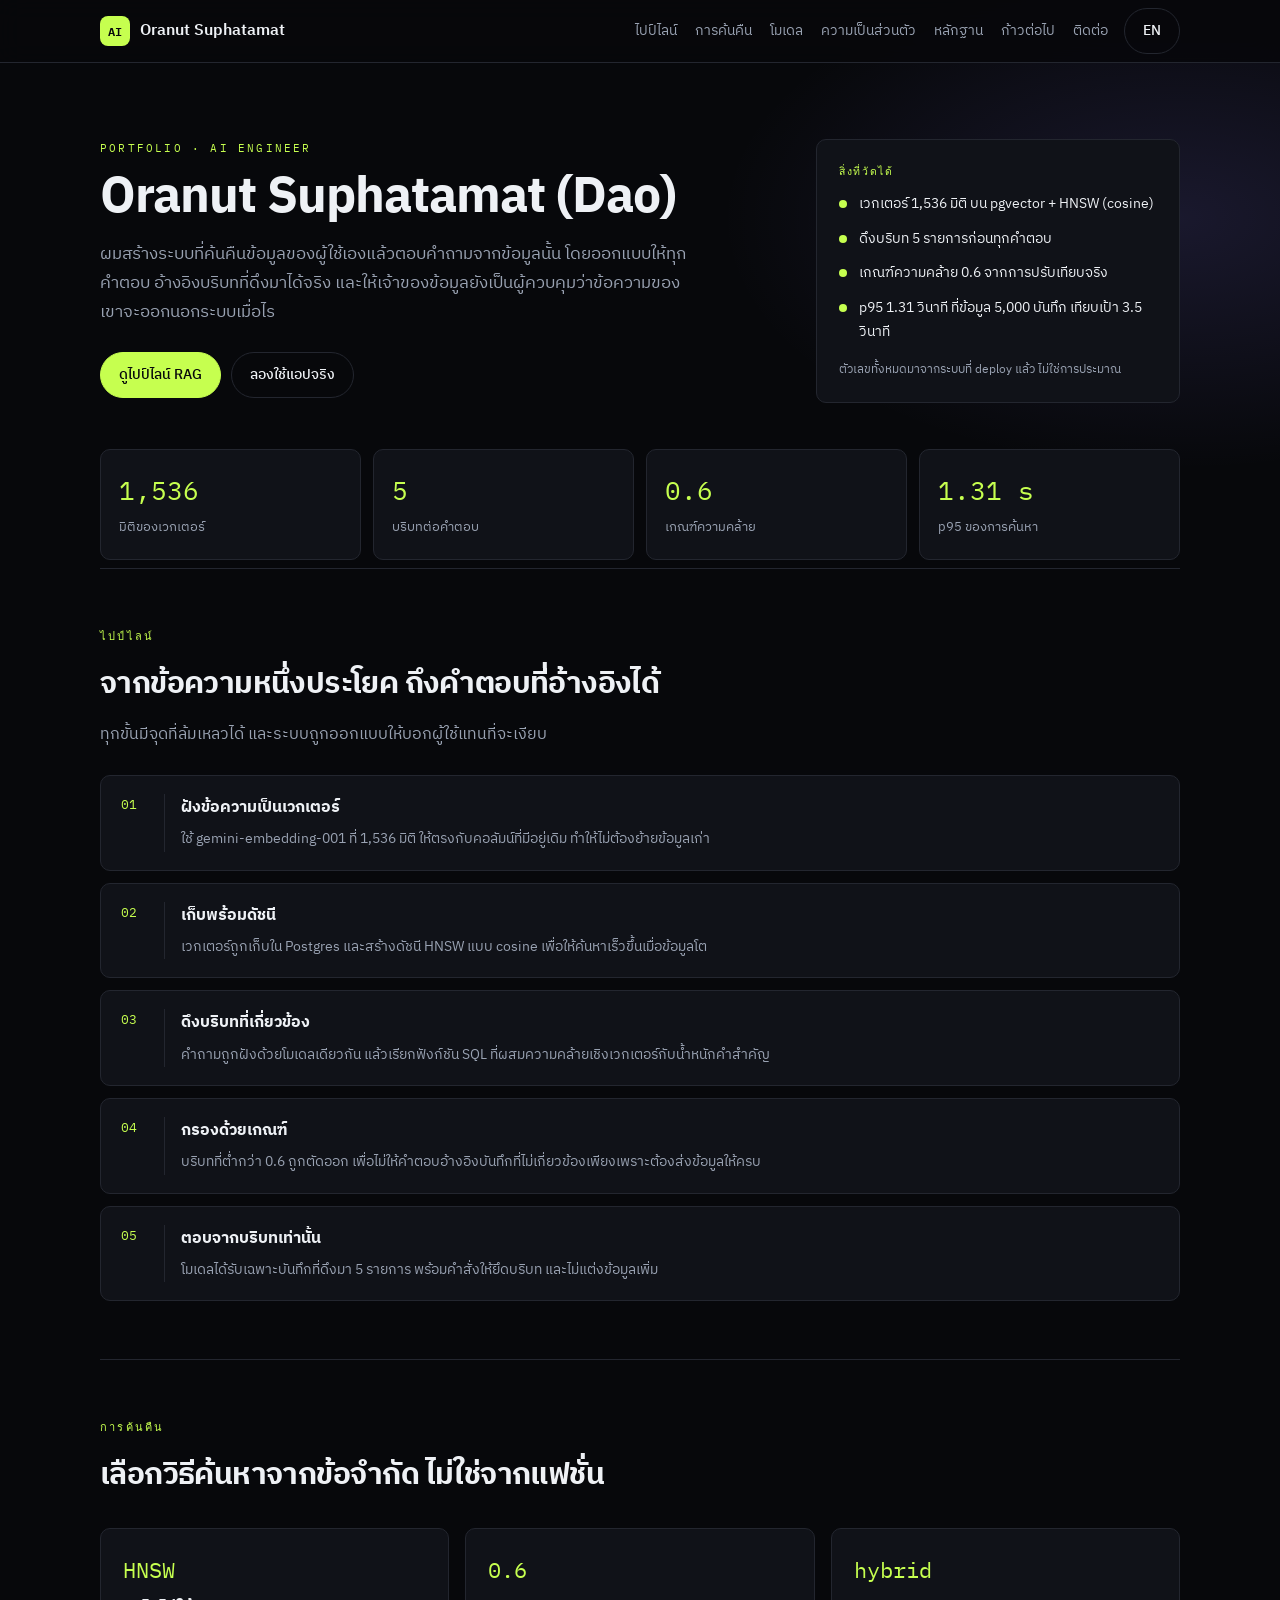
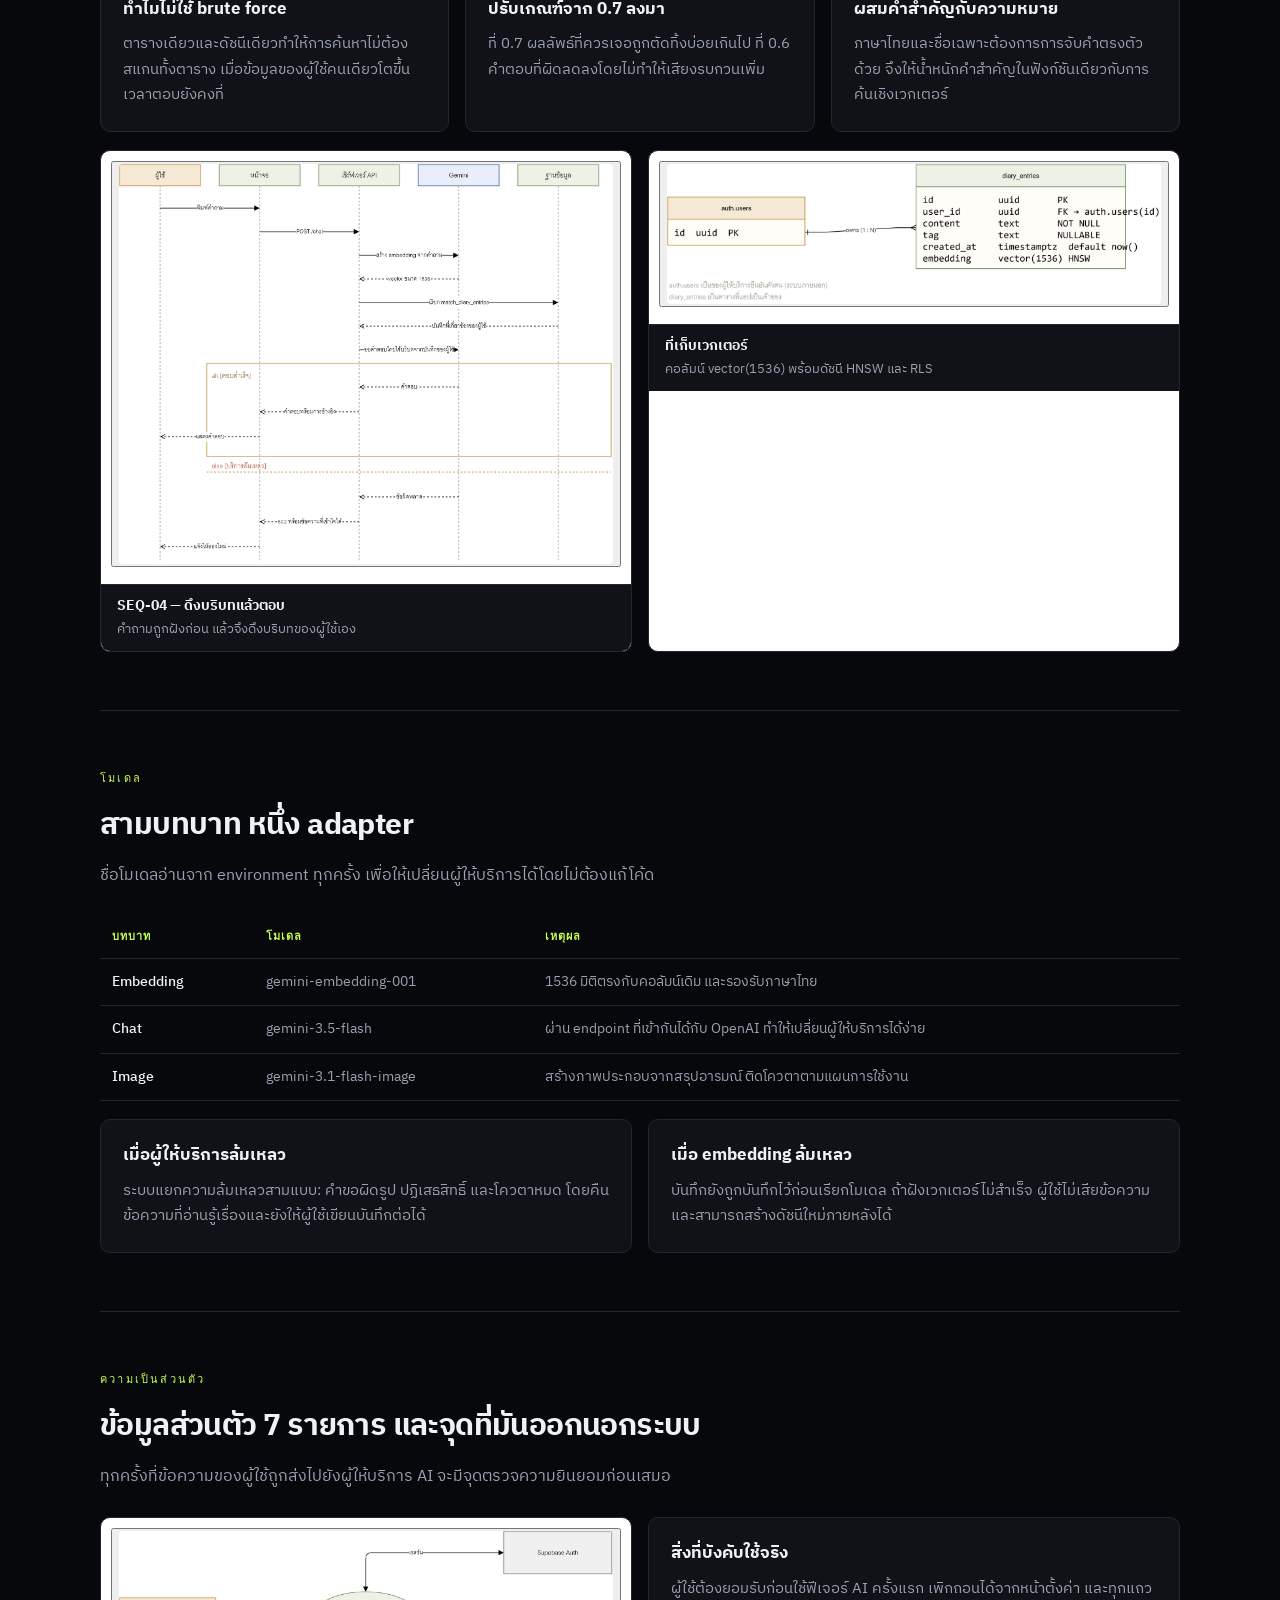
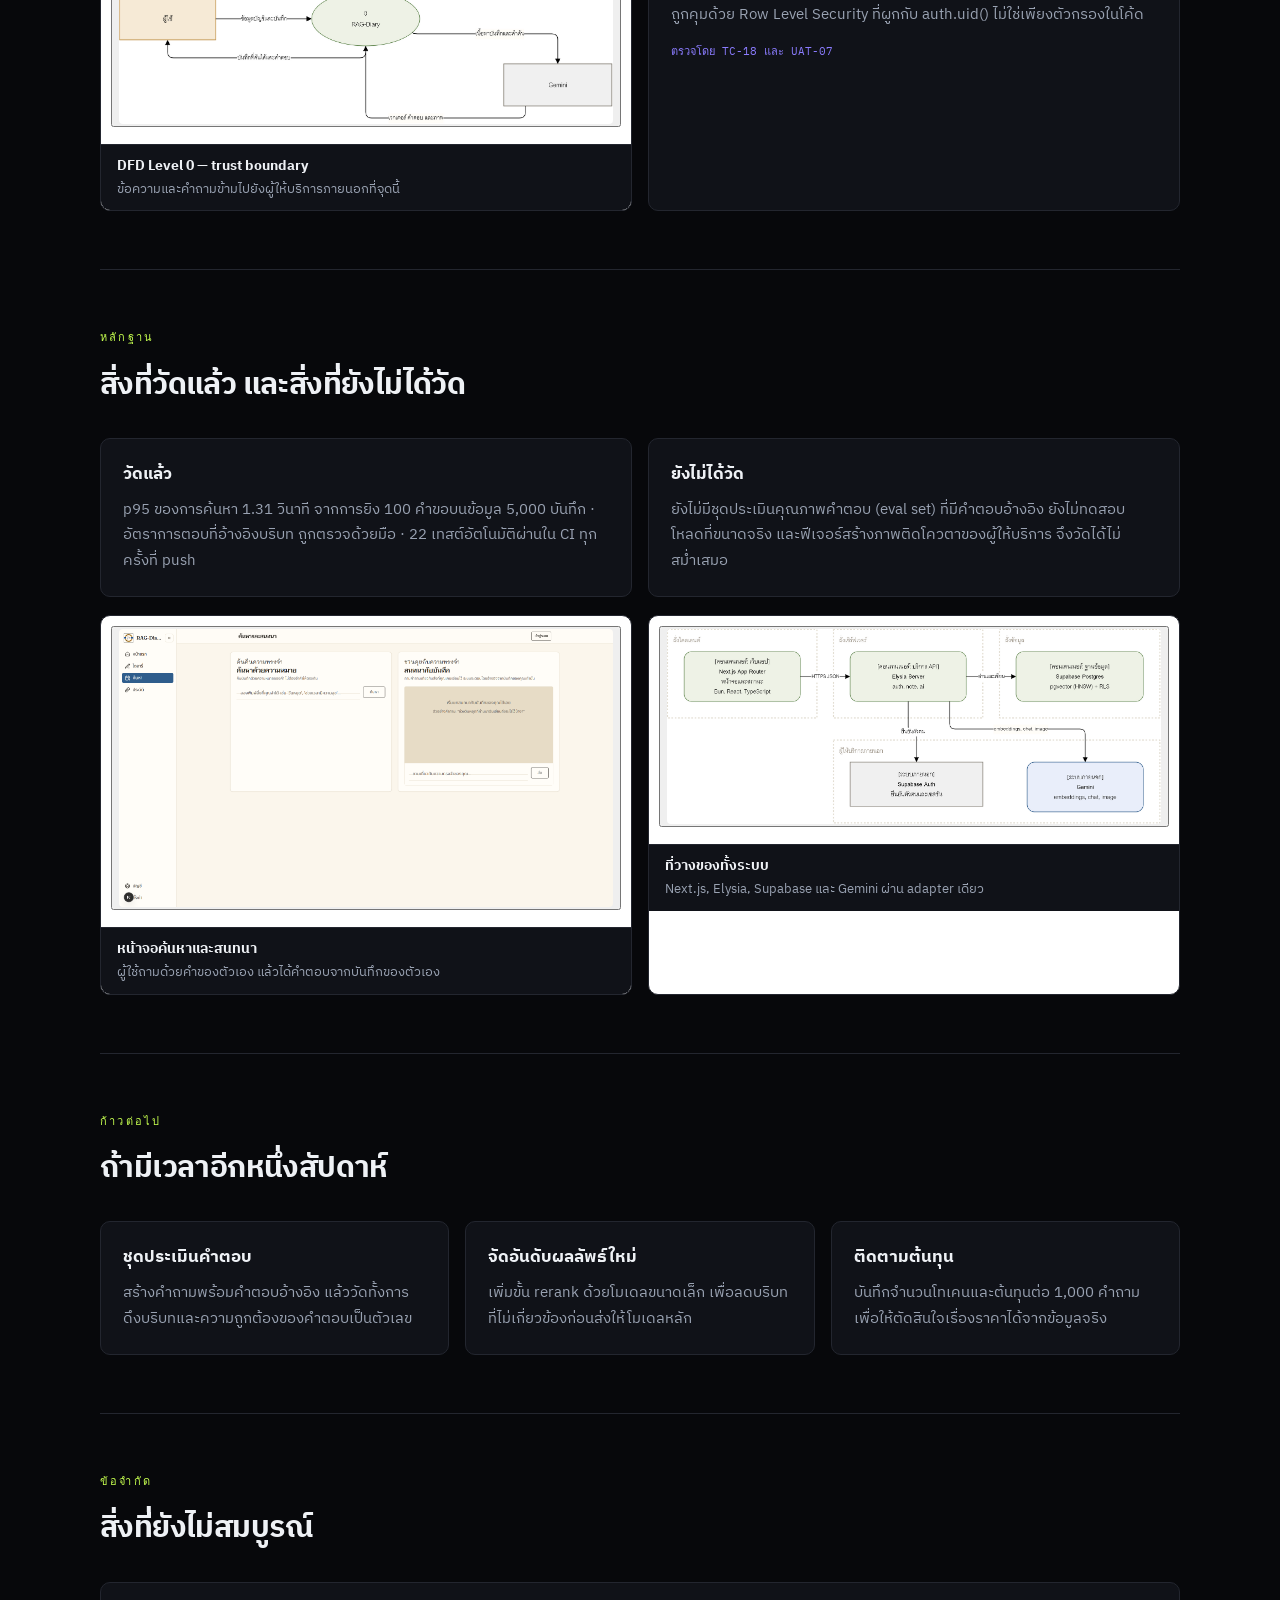
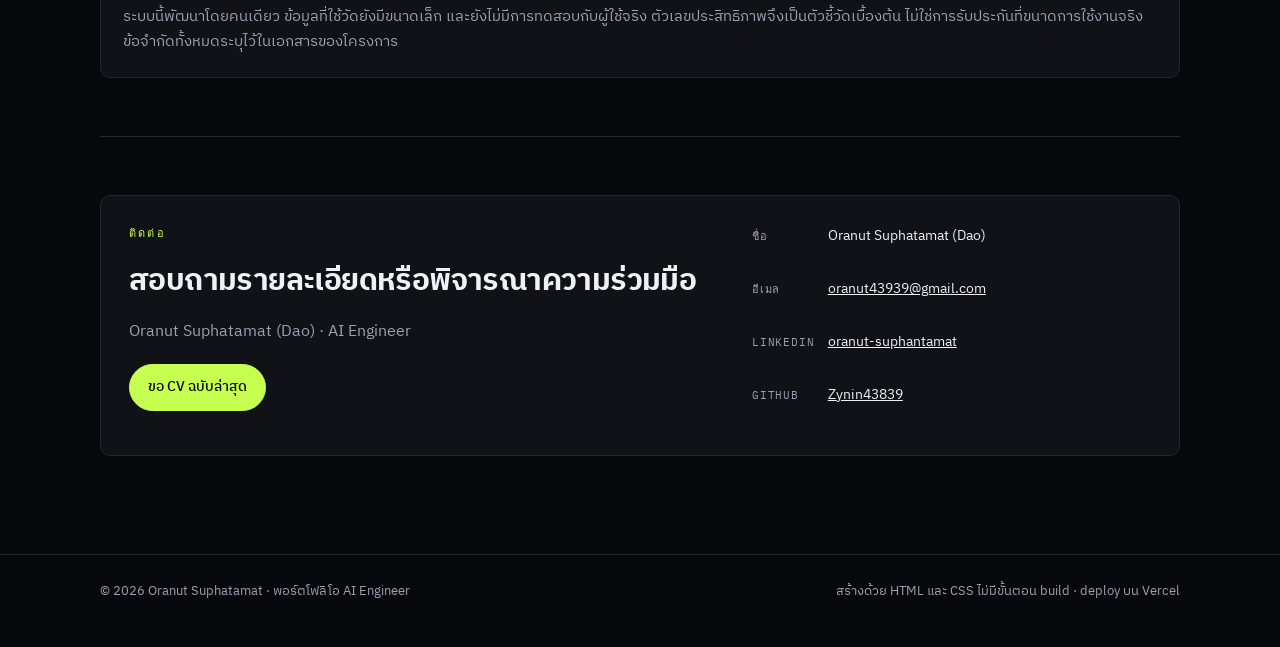
<file: index.html>
<!doctype html>
<html lang="th">
<head>
  <meta charset="utf-8" />
  <meta name="viewport" content="width=device-width, initial-scale=1" />
  <title>Oranut Suphatamat (Dao) | AI Engineer</title>
  <meta name="description" content="พอร์ตโฟลิโอสาย AI Engineer: ระบบค้นคืนเชิงความหมายด้วย pgvector, RAG ที่อ้างอิงเฉพาะบันทึกของผู้ใช้ และจุดตรวจความยินยอมก่อนเรียกโมเดล" />
  <link rel="preconnect" href="https://fonts.googleapis.com" />
  <link rel="preconnect" href="https://fonts.gstatic.com" crossorigin />
  <link href="https://fonts.googleapis.com/css2?family=IBM+Plex+Sans+Thai:wght@400;500;600;700&family=IBM+Plex+Mono:wght@400;500&display=swap" rel="stylesheet" />
  <link rel="stylesheet" href="styles.css" />
</head>
<body>
  <a class="skip-link" href="#main">ข้ามไปยังเนื้อหาหลัก</a>

  <header class="site-header">
    <div class="wrap header-inner">
      <a class="brand" href="#top">
        <span class="brand-mark">AI</span>
        <span class="brand-text">Oranut Suphatamat</span>
      </a>
      <nav class="site-nav" id="site-nav" aria-label="เมนูหลัก">
        <a href="#pipeline">ไปป์ไลน์</a>
        <a href="#retrieval">การค้นคืน</a>
        <a href="#models">โมเดล</a>
        <a href="#privacy">ความเป็นส่วนตัว</a>
        <a href="#evidence">หลักฐาน</a>
        <a href="#next">ก้าวต่อไป</a>
        <a href="#contact">ติดต่อ</a>
      </nav>
      <a class="btn btn-ghost" href="en/" hreflang="en" lang="en" aria-label="English version">EN</a>
      <button class="nav-toggle" type="button" aria-expanded="false" aria-controls="site-nav" aria-label="เปิดเมนู">
        <span></span><span></span><span></span>
      </button>
    </div>
  </header>

  <main id="main">
    <section class="hero wrap" id="top">
      <div class="hero-copy">
        <p class="kicker">Portfolio · AI Engineer</p>
        <h1>Oranut Suphatamat (Dao)</h1>
        <p class="hero-lead">
          ผมสร้างระบบที่ค้นคืนข้อมูลของผู้ใช้เองแล้วตอบคำถามจากข้อมูลนั้น โดยออกแบบให้ทุกคำตอบ
          อ้างอิงบริบทที่ดึงมาได้จริง และให้เจ้าของข้อมูลยังเป็นผู้ควบคุมว่าข้อความของเขาจะออกนอกระบบเมื่อไร
        </p>
        <div class="hero-actions">
          <a class="btn btn-primary" href="#pipeline">ดูไปป์ไลน์ RAG</a>
          <a class="btn btn-ghost" href="https://rag-diary-app.vercel.app" target="_blank" rel="noopener">ลองใช้แอปจริง</a>
        </div>
      </div>

      <aside class="hero-card" aria-label="ตัวเลขที่ตรวจสอบได้">
        <p class="card-label">สิ่งที่วัดได้</p>
        <ul class="check-list">
          <li>เวกเตอร์ 1,536 มิติ บน pgvector + HNSW (cosine)</li>
          <li>ดึงบริบท 5 รายการก่อนทุกคำตอบ</li>
          <li>เกณฑ์ความคล้าย 0.6 จากการปรับเทียบจริง</li>
          <li>p95 1.31 วินาที ที่ข้อมูล 5,000 บันทึก เทียบเป้า 3.5 วินาที</li>
        </ul>
        <p class="card-note">ตัวเลขทั้งหมดมาจากระบบที่ deploy แล้ว ไม่ใช่การประมาณ</p>
      </aside>
    </section>

    <section class="metrics wrap" aria-label="ตัวเลขสรุป">
      <div class="metric"><span class="metric-num">1,536</span><span class="metric-label">มิติของเวกเตอร์</span></div>
      <div class="metric"><span class="metric-num">5</span><span class="metric-label">บริบทต่อคำตอบ</span></div>
      <div class="metric"><span class="metric-num">0.6</span><span class="metric-label">เกณฑ์ความคล้าย</span></div>
      <div class="metric"><span class="metric-num">1.31 s</span><span class="metric-label">p95 ของการค้นหา</span></div>
    </section>

    <section class="section wrap" id="pipeline">
      <div class="section-head">
        <p class="kicker">ไปป์ไลน์</p>
        <h2>จากข้อความหนึ่งประโยค ถึงคำตอบที่อ้างอิงได้</h2>
        <p class="section-sub">ทุกขั้นมีจุดที่ล้มเหลวได้ และระบบถูกออกแบบให้บอกผู้ใช้แทนที่จะเงียบ</p>
      </div>
      <div class="steps">
        <div class="step">
          <div>
            <h3>ฝังข้อความเป็นเวกเตอร์</h3>
            <p>ใช้ gemini-embedding-001 ที่ 1,536 มิติ ให้ตรงกับคอลัมน์ที่มีอยู่เดิม ทำให้ไม่ต้องย้ายข้อมูลเก่า</p>
          </div>
        </div>
        <div class="step">
          <div>
            <h3>เก็บพร้อมดัชนี</h3>
            <p>เวกเตอร์ถูกเก็บใน Postgres และสร้างดัชนี HNSW แบบ cosine เพื่อให้ค้นหาเร็วขึ้นเมื่อข้อมูลโต</p>
          </div>
        </div>
        <div class="step">
          <div>
            <h3>ดึงบริบทที่เกี่ยวข้อง</h3>
            <p>คำถามถูกฝังด้วยโมเดลเดียวกัน แล้วเรียกฟังก์ชัน SQL ที่ผสมความคล้ายเชิงเวกเตอร์กับน้ำหนักคำสำคัญ</p>
          </div>
        </div>
        <div class="step">
          <div>
            <h3>กรองด้วยเกณฑ์</h3>
            <p>บริบทที่ต่ำกว่า 0.6 ถูกตัดออก เพื่อไม่ให้คำตอบอ้างอิงบันทึกที่ไม่เกี่ยวข้องเพียงเพราะต้องส่งข้อมูลให้ครบ</p>
          </div>
        </div>
        <div class="step">
          <div>
            <h3>ตอบจากบริบทเท่านั้น</h3>
            <p>โมเดลได้รับเฉพาะบันทึกที่ดึงมา 5 รายการ พร้อมคำสั่งให้ยึดบริบท และไม่แต่งข้อมูลเพิ่ม</p>
          </div>
        </div>
      </div>
    </section>

    <section class="section wrap" id="retrieval">
      <div class="section-head">
        <p class="kicker">การค้นคืน</p>
        <h2>เลือกวิธีค้นหาจากข้อจำกัด ไม่ใช่จากแฟชั่น</h2>
      </div>
      <div class="grid-3">
        <article class="card">
          <span class="metric-inline">HNSW</span>
          <h3>ทำไมไม่ใช้ brute force</h3>
          <p>ตารางเดียวและดัชนีเดียวทำให้การค้นหาไม่ต้องสแกนทั้งตาราง เมื่อข้อมูลของผู้ใช้คนเดียวโตขึ้น เวลาตอบยังคงที่</p>
        </article>
        <article class="card">
          <span class="metric-inline">0.6</span>
          <h3>ปรับเกณฑ์จาก 0.7 ลงมา</h3>
          <p>ที่ 0.7 ผลลัพธ์ที่ควรเจอถูกตัดทิ้งบ่อยเกินไป ที่ 0.6 คำตอบที่ผิดลดลงโดยไม่ทำให้เสียงรบกวนเพิ่ม</p>
        </article>
        <article class="card">
          <span class="metric-inline">hybrid</span>
          <h3>ผสมคำสำคัญกับความหมาย</h3>
          <p>ภาษาไทยและชื่อเฉพาะต้องการการจับคำตรงตัวด้วย จึงให้น้ำหนักคำสำคัญในฟังก์ชันเดียวกับการค้นเชิงเวกเตอร์</p>
        </article>
      </div>
      <div class="figure-grid" style="margin-top: 18px;">
        <figure class="diagram-card">
          <button class="diagram" type="button" data-full="assets/img/seq04.png">
            <img src="assets/img/seq04.png" alt="แผนภาพลำดับข้อความการค้นหาและตอบด้วย RAG" loading="lazy" />
          </button>
          <figcaption><strong>SEQ-04 — ดึงบริบทแล้วตอบ</strong>คำถามถูกฝังก่อน แล้วจึงดึงบริบทของผู้ใช้เอง</figcaption>
        </figure>
        <figure class="diagram-card">
          <button class="diagram" type="button" data-full="assets/img/erd.png">
            <img src="assets/img/erd.png" alt="แผนภาพข้อมูลของตาราง diary_entries" loading="lazy" />
          </button>
          <figcaption><strong>ที่เก็บเวกเตอร์</strong>คอลัมน์ vector(1536) พร้อมดัชนี HNSW และ RLS</figcaption>
        </figure>
      </div>
    </section>

    <section class="section wrap" id="models">
      <div class="section-head">
        <p class="kicker">โมเดล</p>
        <h2>สามบทบาท หนึ่ง adapter</h2>
        <p class="section-sub">ชื่อโมเดลอ่านจาก environment ทุกครั้ง เพื่อให้เปลี่ยนผู้ให้บริการได้โดยไม่ต้องแก้โค้ด</p>
      </div>
      <table class="spec">
        <thead>
          <tr><th>บทบาท</th><th>โมเดล</th><th>เหตุผล</th></tr>
        </thead>
        <tbody>
          <tr><td><strong>Embedding</strong></td><td>gemini-embedding-001</td><td>1536 มิติตรงกับคอลัมน์เดิม และรองรับภาษาไทย</td></tr>
          <tr><td><strong>Chat</strong></td><td>gemini-3.5-flash</td><td>ผ่าน endpoint ที่เข้ากันได้กับ OpenAI ทำให้เปลี่ยนผู้ให้บริการได้ง่าย</td></tr>
          <tr><td><strong>Image</strong></td><td>gemini-3.1-flash-image</td><td>สร้างภาพประกอบจากสรุปอารมณ์ ติดโควตาตามแผนการใช้งาน</td></tr>
        </tbody>
      </table>
      <div class="grid-2" style="margin-top: 18px;">
        <article class="card">
          <h3>เมื่อผู้ให้บริการล้มเหลว</h3>
          <p>
            ระบบแยกความล้มเหลวสามแบบ: คำขอผิดรูป ปฏิเสธสิทธิ์ และโควตาหมด
            โดยคืนข้อความที่อ่านรู้เรื่องและยังให้ผู้ใช้เขียนบันทึกต่อได้
          </p>
        </article>
        <article class="card">
          <h3>เมื่อ embedding ล้มเหลว</h3>
          <p>
            บันทึกยังถูกบันทึกไว้ก่อนเรียกโมเดล ถ้าฝังเวกเตอร์ไม่สำเร็จ ผู้ใช้ไม่เสียข้อความ
            และสามารถสร้างดัชนีใหม่ภายหลังได้
          </p>
        </article>
      </div>
    </section>

    <section class="section wrap" id="privacy">
      <div class="section-head">
        <p class="kicker">ความเป็นส่วนตัว</p>
        <h2>ข้อมูลส่วนตัว 7 รายการ และจุดที่มันออกนอกระบบ</h2>
        <p class="section-sub">ทุกครั้งที่ข้อความของผู้ใช้ถูกส่งไปยังผู้ให้บริการ AI จะมีจุดตรวจความยินยอมก่อนเสมอ</p>
      </div>
      <div class="grid-2">
        <figure class="diagram-card">
          <button class="diagram" type="button" data-full="assets/img/dfd-l0.png">
            <img src="assets/img/dfd-l0.png" alt="แผนภาพการไหลของข้อมูลระดับ Context และจุดข้ามขอบเขต" loading="lazy" />
          </button>
          <figcaption><strong>DFD Level 0 — trust boundary</strong>ข้อความและคำถามข้ามไปยังผู้ให้บริการภายนอกที่จุดนี้</figcaption>
        </figure>
        <div class="card">
          <h3>สิ่งที่บังคับใช้จริง</h3>
          <p>
            ผู้ใช้ต้องยอมรับก่อนใช้ฟีเจอร์ AI ครั้งแรก เพิกถอนได้จากหน้าตั้งค่า และทุกแถวถูกคุมด้วย
            Row Level Security ที่ผูกกับ auth.uid() ไม่ใช่เพียงตัวกรองในโค้ด
          </p>
          <p class="tag">ตรวจโดย TC-18 และ UAT-07</p>
        </div>
      </div>
    </section>

    <section class="section wrap" id="evidence">
      <div class="section-head">
        <p class="kicker">หลักฐาน</p>
        <h2>สิ่งที่วัดแล้ว และสิ่งที่ยังไม่ได้วัด</h2>
      </div>
      <div class="grid-2">
        <article class="card">
          <h3>วัดแล้ว</h3>
          <p>
            p95 ของการค้นหา 1.31 วินาที จากการยิง 100 คำขอบนข้อมูล 5,000 บันทึก · อัตราการตอบที่อ้างอิงบริบท
            ถูกตรวจด้วยมือ · 22 เทสต์อัตโนมัติผ่านใน CI ทุกครั้งที่ push
          </p>
        </article>
        <article class="card">
          <h3>ยังไม่ได้วัด</h3>
          <p>
            ยังไม่มีชุดประเมินคุณภาพคำตอบ (eval set) ที่มีคำตอบอ้างอิง ยังไม่ทดสอบโหลดที่ขนาดจริง
            และฟีเจอร์สร้างภาพติดโควตาของผู้ให้บริการ จึงวัดได้ไม่สม่ำเสมอ
          </p>
        </article>
      </div>
      <div class="figure-grid" style="margin-top: 18px;">
        <figure class="diagram-card">
          <button class="diagram" type="button" data-full="assets/img/app-search.png">
            <img src="assets/img/app-search.png" alt="หน้าจอค้นหาเชิงความหมายและสนทนากับบันทึก" loading="lazy" />
          </button>
          <figcaption><strong>หน้าจอค้นหาและสนทนา</strong>ผู้ใช้ถามด้วยคำของตัวเอง แล้วได้คำตอบจากบันทึกของตัวเอง</figcaption>
        </figure>
        <figure class="diagram-card">
          <button class="diagram" type="button" data-full="assets/img/c4-l2.png">
            <img src="assets/img/c4-l2.png" alt="แผนภาพสถาปัตยกรรม C4 ระดับ Container" loading="lazy" />
          </button>
          <figcaption><strong>ที่วางของทั้งระบบ</strong>Next.js, Elysia, Supabase และ Gemini ผ่าน adapter เดียว</figcaption>
        </figure>
      </div>
    </section>

    <section class="section wrap" id="next">
      <div class="section-head">
        <p class="kicker">ก้าวต่อไป</p>
        <h2>ถ้ามีเวลาอีกหนึ่งสัปดาห์</h2>
      </div>
      <div class="grid-3">
        <article class="card">
          <h3>ชุดประเมินคำตอบ</h3>
          <p>สร้างคำถามพร้อมคำตอบอ้างอิง แล้ววัดทั้งการดึงบริบทและความถูกต้องของคำตอบเป็นตัวเลข</p>
        </article>
        <article class="card">
          <h3>จัดอันดับผลลัพธ์ใหม่</h3>
          <p>เพิ่มขั้น rerank ด้วยโมเดลขนาดเล็ก เพื่อลดบริบทที่ไม่เกี่ยวข้องก่อนส่งให้โมเดลหลัก</p>
        </article>
        <article class="card">
          <h3>ติดตามต้นทุน</h3>
          <p>บันทึกจำนวนโทเคนและต้นทุนต่อ 1,000 คำถาม เพื่อให้ตัดสินใจเรื่องราคาได้จากข้อมูลจริง</p>
        </article>
      </div>
    </section>

    <section class="section wrap" id="limits">
      <div class="section-head">
        <p class="kicker">ข้อจำกัด</p>
        <h2>สิ่งที่ยังไม่สมบูรณ์</h2>
      </div>
      <div class="card">
        <p>
          ระบบนี้พัฒนาโดยคนเดียว ข้อมูลที่ใช้วัดยังมีขนาดเล็ก และยังไม่มีการทดสอบกับผู้ใช้จริง
          ตัวเลขประสิทธิภาพจึงเป็นตัวชี้วัดเบื้องต้น ไม่ใช่การรับประกันที่ขนาดการใช้งานจริง
          ข้อจำกัดทั้งหมดระบุไว้ในเอกสารของโครงการ
        </p>
      </div>
    </section>

    <section class="section wrap" id="contact">
      <div class="contact-card">
        <div>
          <p class="kicker">ติดต่อ</p>
          <h2>สอบถามรายละเอียดหรือพิจารณาความร่วมมือ</h2>
          <p class="section-sub">Oranut Suphatamat (Dao) · AI Engineer</p>
          <p style="margin-top: 18px;"><a class="btn btn-primary" href="mailto:oranut43939@gmail.com?subject=Request%20for%20CV">ขอ CV ฉบับล่าสุด</a></p>
        </div>
        <ul class="contact-list">
          <li><span>ชื่อ</span>Oranut Suphatamat (Dao)</li>
          <li><span>อีเมล</span><a href="mailto:oranut43939@gmail.com">oranut43939@gmail.com</a></li>
          <li><span>LinkedIn</span><a href="https://www.linkedin.com/in/oranut-suphantamat-02225635b/" target="_blank" rel="noopener">oranut-suphantamat</a></li>
          <li><span>GitHub</span><a href="https://github.com/Zynin43839" target="_blank" rel="noopener">Zynin43839</a></li>
        </ul>
      </div>
    </section>
  </main>

  <footer class="site-footer">
    <div class="wrap footer-inner">
      <p>© <span id="year"></span> Oranut Suphatamat · พอร์ตโฟลิโอ AI Engineer</p>
      <p>สร้างด้วย HTML และ CSS ไม่มีขั้นตอน build · deploy บน Vercel</p>
    </div>
  </footer>

  <dialog class="lightbox" id="lightbox" aria-label="ดูภาพขยาย">
    <button class="lightbox-close" type="button" aria-label="ปิด">ปิด</button>
    <img id="lightbox-img" alt="" />
  </dialog>

  <script src="script.js"></script>
</body>
</html>
</file>
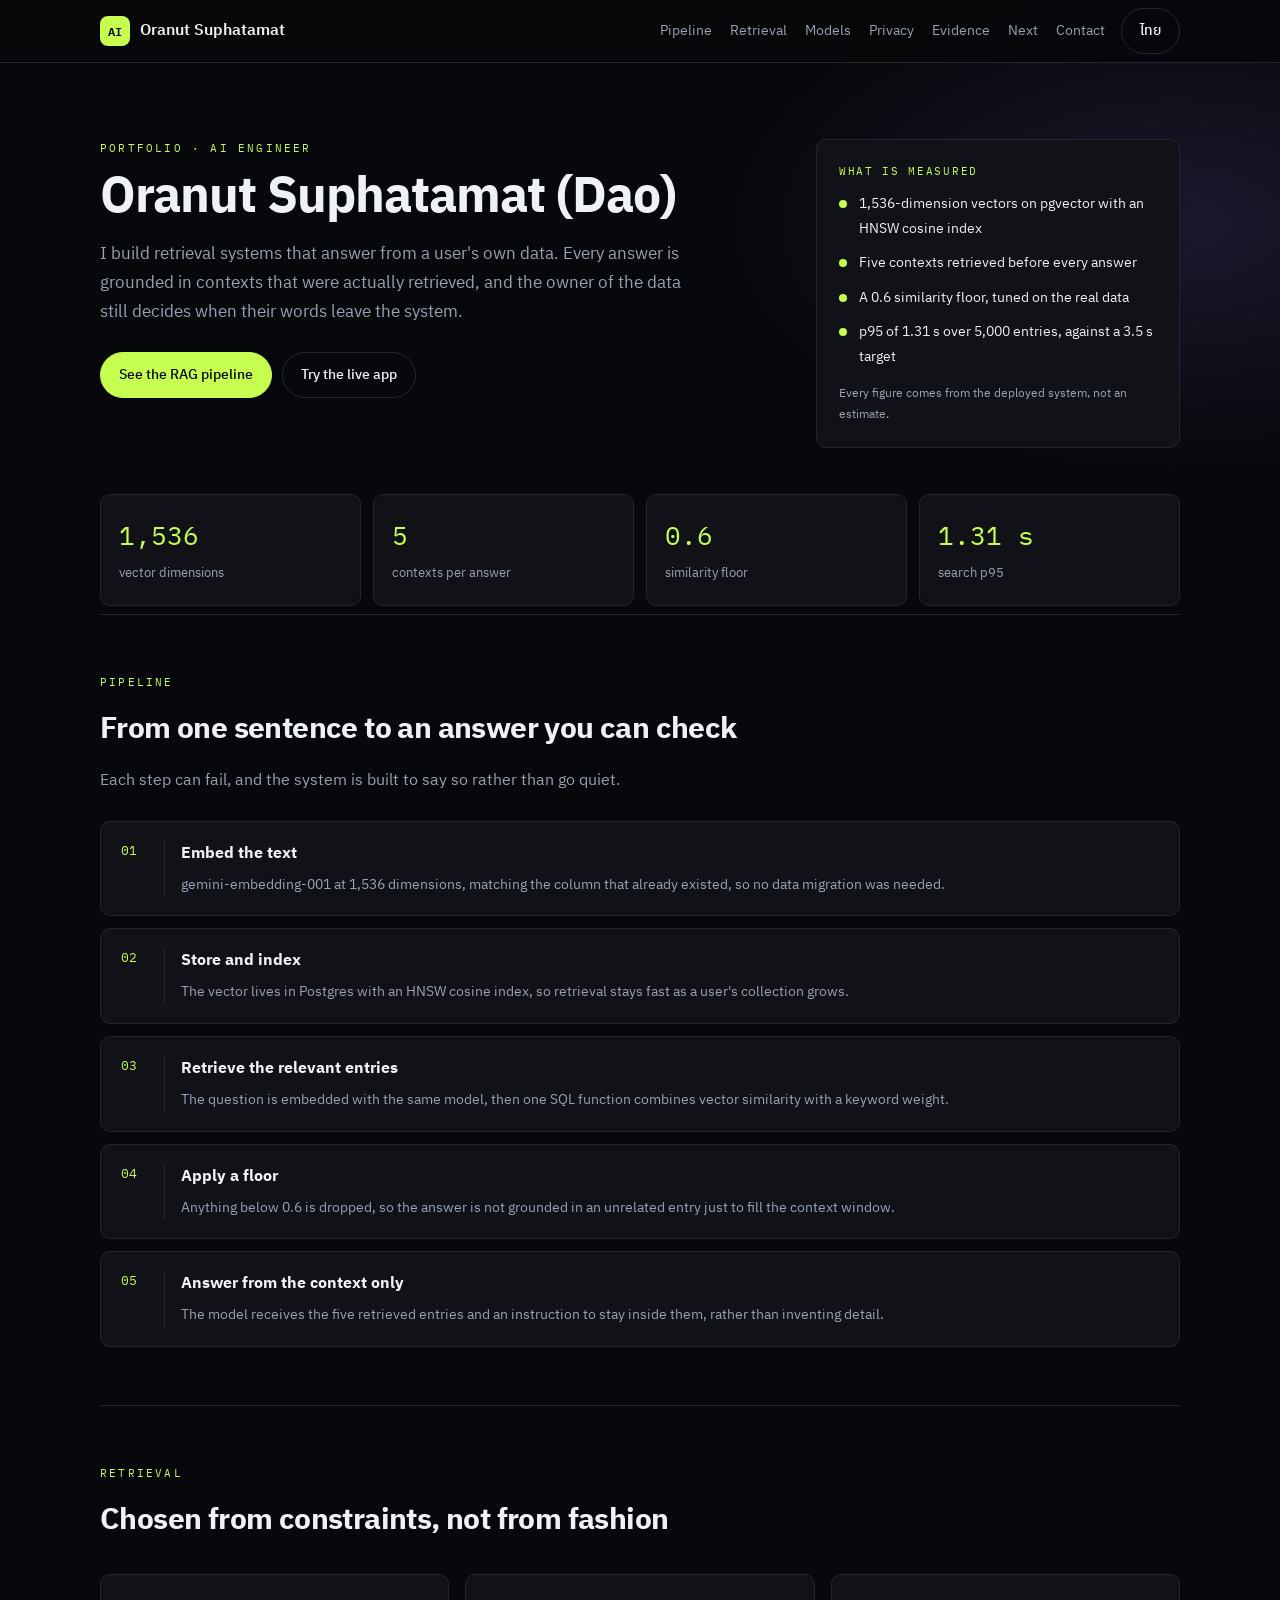
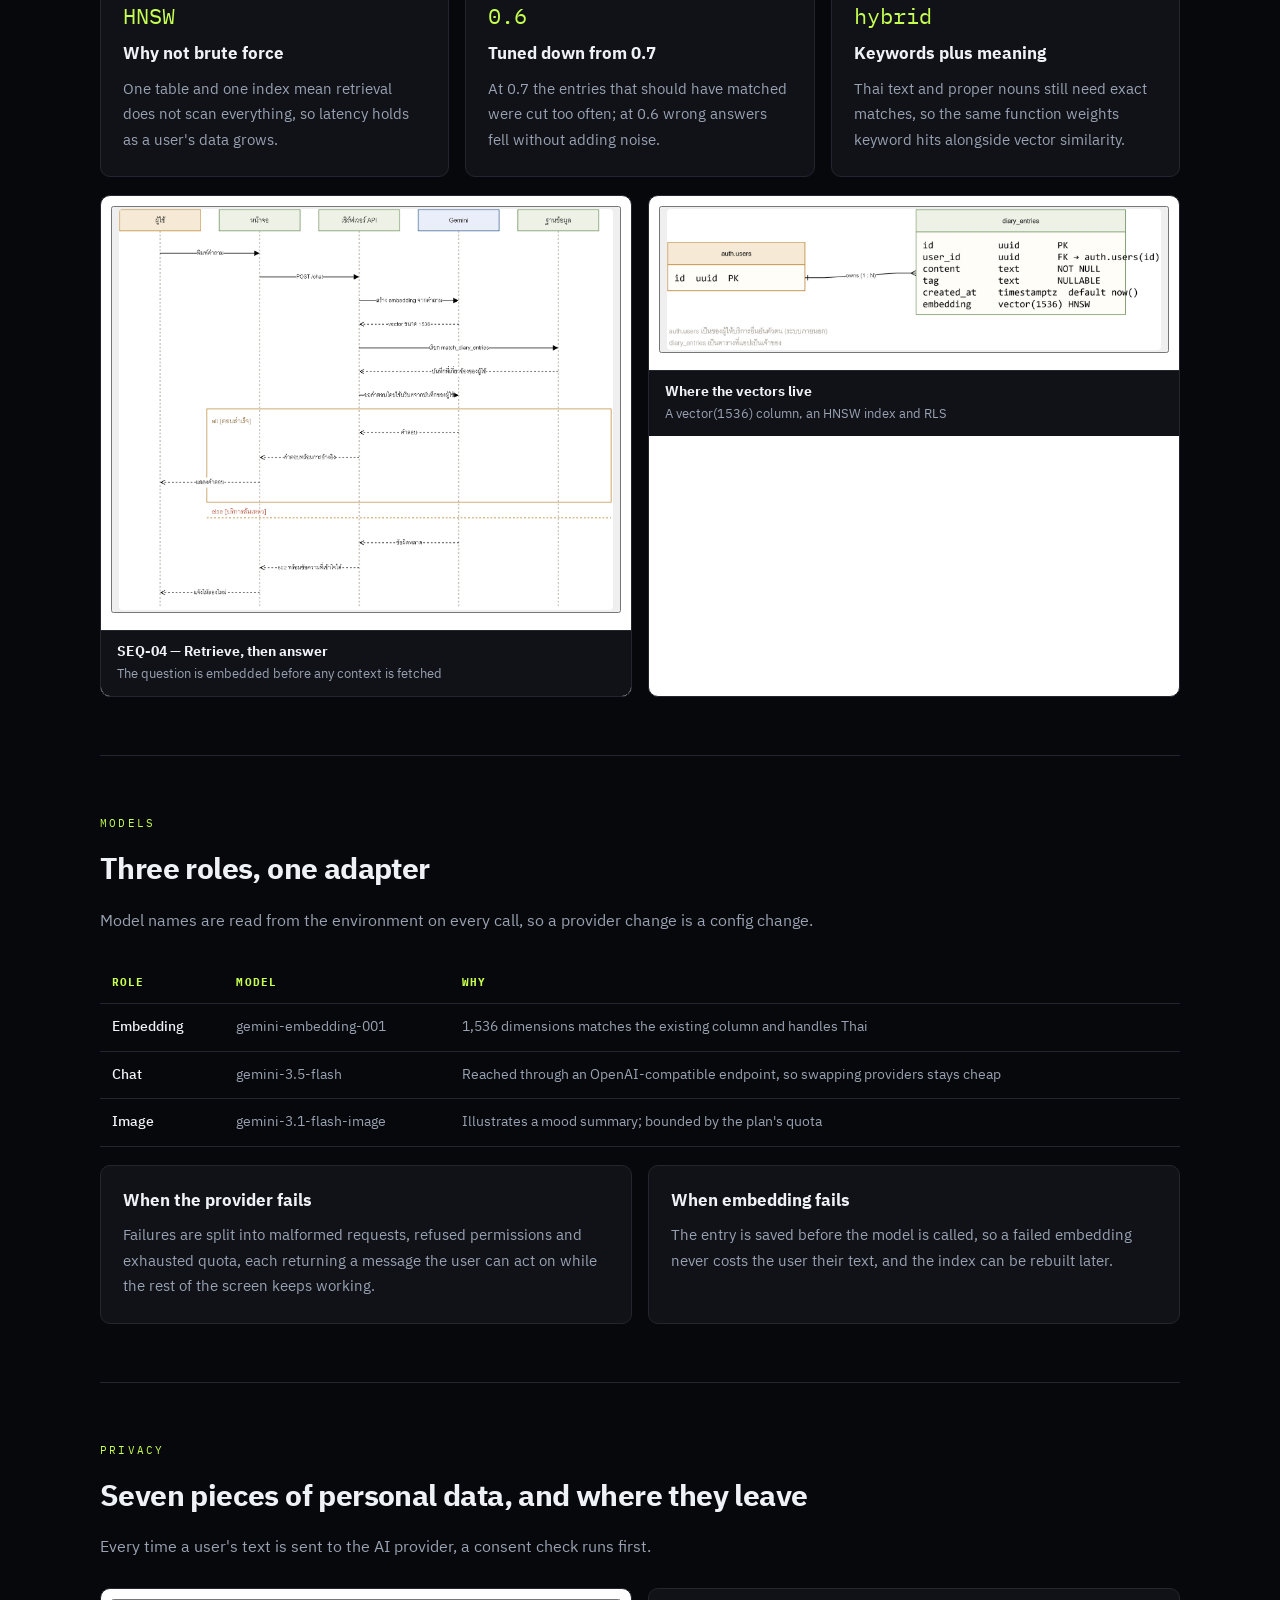
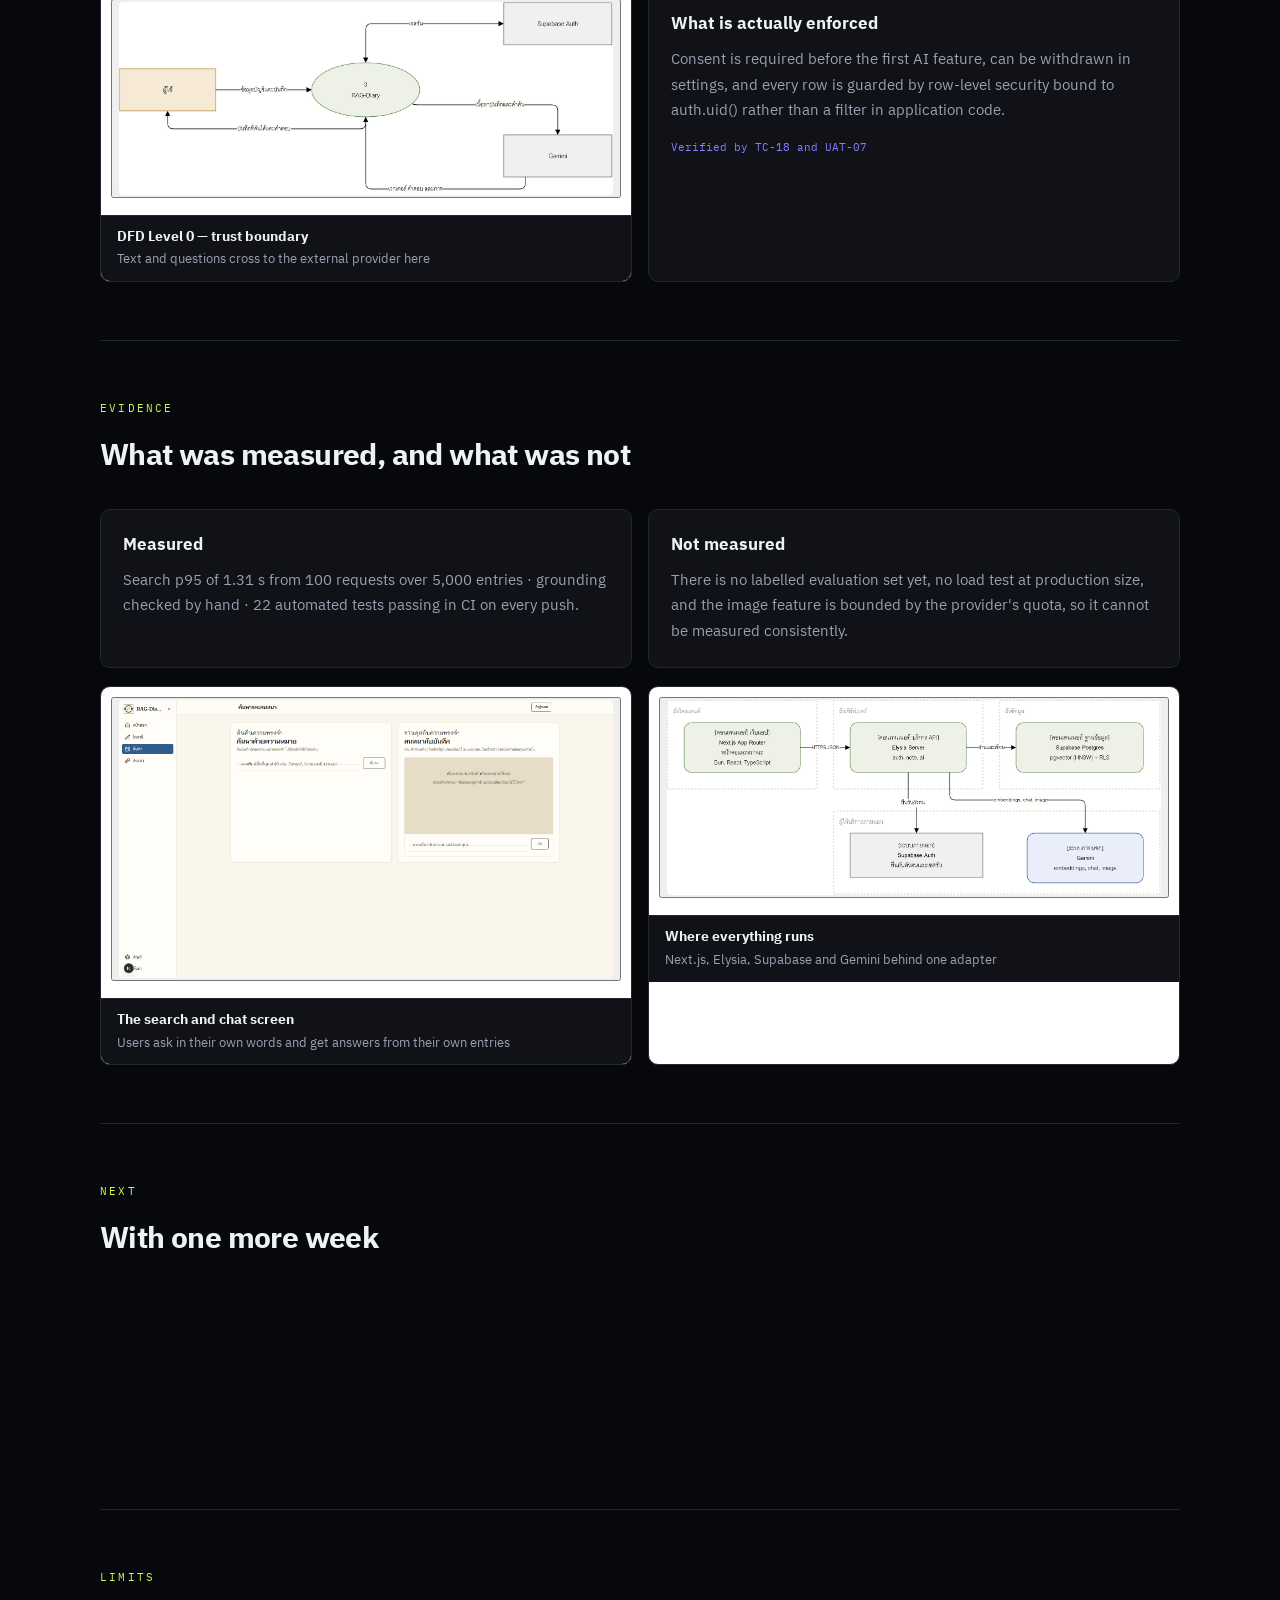
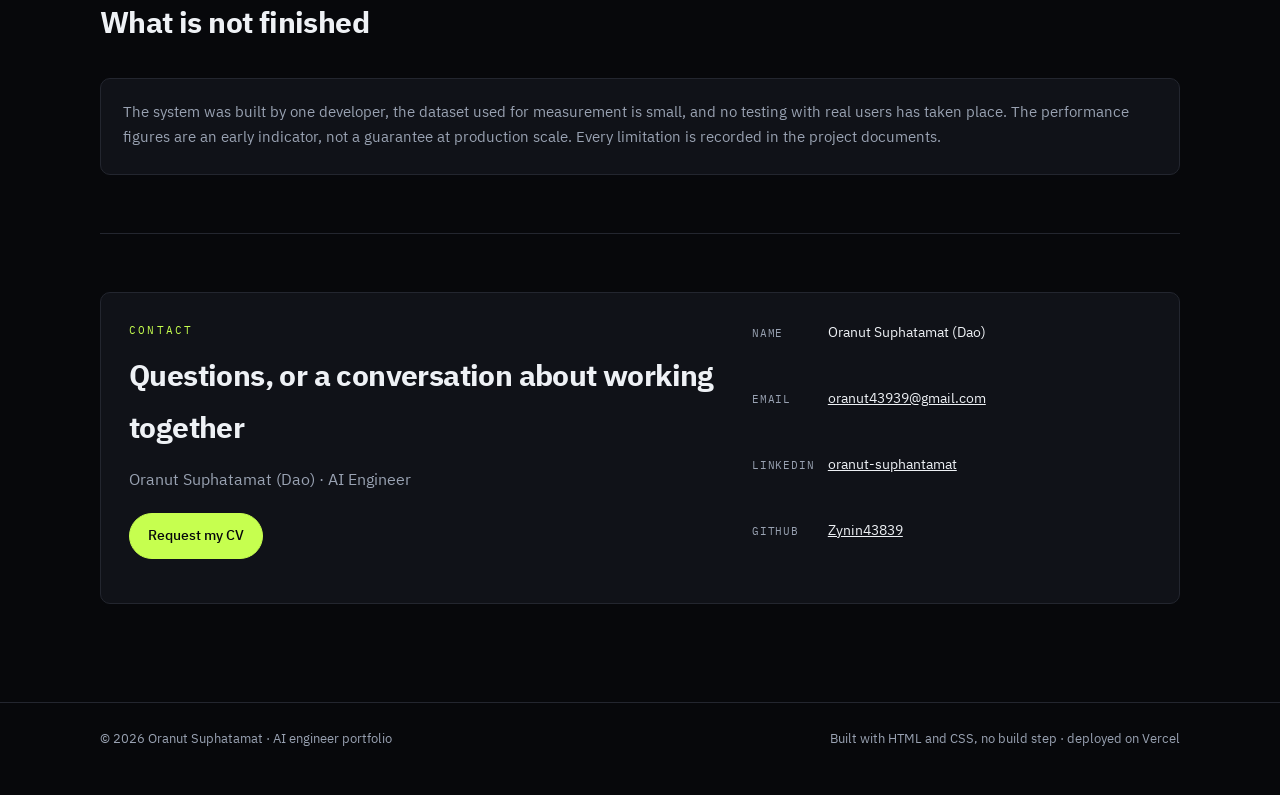
<file: en/index.html>
<!doctype html>
<html lang="en">
<head>
  <meta charset="utf-8" />
  <meta name="viewport" content="width=device-width, initial-scale=1" />
  <title>Oranut Suphatamat (Dao) | AI Engineer</title>
  <meta name="description" content="AI engineering portfolio: semantic retrieval on pgvector, RAG grounded in the user's own entries, and a consent gate before every model call." />
  <link rel="preconnect" href="https://fonts.googleapis.com" />
  <link rel="preconnect" href="https://fonts.gstatic.com" crossorigin />
  <link href="https://fonts.googleapis.com/css2?family=IBM+Plex+Sans+Thai:wght@400;500;600;700&family=IBM+Plex+Mono:wght@400;500&display=swap" rel="stylesheet" />
  <link rel="stylesheet" href="../styles.css" />
</head>
<body>
  <a class="skip-link" href="#main">Skip to main content</a>

  <header class="site-header">
    <div class="wrap header-inner">
      <a class="brand" href="#top">
        <span class="brand-mark">AI</span>
        <span class="brand-text">Oranut Suphatamat</span>
      </a>
      <nav class="site-nav" id="site-nav" aria-label="Main menu">
        <a href="#pipeline">Pipeline</a>
        <a href="#retrieval">Retrieval</a>
        <a href="#models">Models</a>
        <a href="#privacy">Privacy</a>
        <a href="#evidence">Evidence</a>
        <a href="#next">Next</a>
        <a href="#contact">Contact</a>
      </nav>
      <a class="btn btn-ghost" href="../" hreflang="th" lang="th" aria-label="ฉบับภาษาไทย">ไทย</a>
      <button class="nav-toggle" type="button" aria-expanded="false" aria-controls="site-nav" aria-label="Open menu">
        <span></span><span></span><span></span>
      </button>
    </div>
  </header>

  <main id="main">
    <section class="hero wrap" id="top">
      <div class="hero-copy">
        <p class="kicker">Portfolio · AI Engineer</p>
        <h1>Oranut Suphatamat (Dao)</h1>
        <p class="hero-lead">
          I build retrieval systems that answer from a user's own data. Every answer is grounded in
          contexts that were actually retrieved, and the owner of the data still decides when their
          words leave the system.
        </p>
        <div class="hero-actions">
          <a class="btn btn-primary" href="#pipeline">See the RAG pipeline</a>
          <a class="btn btn-ghost" href="https://rag-diary-app.vercel.app" target="_blank" rel="noopener">Try the live app</a>
        </div>
      </div>

      <aside class="hero-card" aria-label="Measured figures">
        <p class="card-label">What is measured</p>
        <ul class="check-list">
          <li>1,536-dimension vectors on pgvector with an HNSW cosine index</li>
          <li>Five contexts retrieved before every answer</li>
          <li>A 0.6 similarity floor, tuned on the real data</li>
          <li>p95 of 1.31 s over 5,000 entries, against a 3.5 s target</li>
        </ul>
        <p class="card-note">Every figure comes from the deployed system, not an estimate.</p>
      </aside>
    </section>

    <section class="metrics wrap" aria-label="Summary figures">
      <div class="metric"><span class="metric-num">1,536</span><span class="metric-label">vector dimensions</span></div>
      <div class="metric"><span class="metric-num">5</span><span class="metric-label">contexts per answer</span></div>
      <div class="metric"><span class="metric-num">0.6</span><span class="metric-label">similarity floor</span></div>
      <div class="metric"><span class="metric-num">1.31 s</span><span class="metric-label">search p95</span></div>
    </section>

    <section class="section wrap" id="pipeline">
      <div class="section-head">
        <p class="kicker">Pipeline</p>
        <h2>From one sentence to an answer you can check</h2>
        <p class="section-sub">Each step can fail, and the system is built to say so rather than go quiet.</p>
      </div>
      <div class="steps">
        <div class="step">
          <div>
            <h3>Embed the text</h3>
            <p>gemini-embedding-001 at 1,536 dimensions, matching the column that already existed, so no data migration was needed.</p>
          </div>
        </div>
        <div class="step">
          <div>
            <h3>Store and index</h3>
            <p>The vector lives in Postgres with an HNSW cosine index, so retrieval stays fast as a user's collection grows.</p>
          </div>
        </div>
        <div class="step">
          <div>
            <h3>Retrieve the relevant entries</h3>
            <p>The question is embedded with the same model, then one SQL function combines vector similarity with a keyword weight.</p>
          </div>
        </div>
        <div class="step">
          <div>
            <h3>Apply a floor</h3>
            <p>Anything below 0.6 is dropped, so the answer is not grounded in an unrelated entry just to fill the context window.</p>
          </div>
        </div>
        <div class="step">
          <div>
            <h3>Answer from the context only</h3>
            <p>The model receives the five retrieved entries and an instruction to stay inside them, rather than inventing detail.</p>
          </div>
        </div>
      </div>
    </section>

    <section class="section wrap" id="retrieval">
      <div class="section-head">
        <p class="kicker">Retrieval</p>
        <h2>Chosen from constraints, not from fashion</h2>
      </div>
      <div class="grid-3">
        <article class="card">
          <span class="metric-inline">HNSW</span>
          <h3>Why not brute force</h3>
          <p>One table and one index mean retrieval does not scan everything, so latency holds as a user's data grows.</p>
        </article>
        <article class="card">
          <span class="metric-inline">0.6</span>
          <h3>Tuned down from 0.7</h3>
          <p>At 0.7 the entries that should have matched were cut too often; at 0.6 wrong answers fell without adding noise.</p>
        </article>
        <article class="card">
          <span class="metric-inline">hybrid</span>
          <h3>Keywords plus meaning</h3>
          <p>Thai text and proper nouns still need exact matches, so the same function weights keyword hits alongside vector similarity.</p>
        </article>
      </div>
      <div class="figure-grid" style="margin-top: 18px;">
        <figure class="diagram-card">
          <button class="diagram" type="button" data-full="../assets/img/seq04.png">
            <img src="../assets/img/seq04.png" alt="Sequence diagram for retrieval then answer" loading="lazy" />
          </button>
          <figcaption><strong>SEQ-04 — Retrieve, then answer</strong>The question is embedded before any context is fetched</figcaption>
        </figure>
        <figure class="diagram-card">
          <button class="diagram" type="button" data-full="../assets/img/erd.png">
            <img src="../assets/img/erd.png" alt="Data model of diary_entries" loading="lazy" />
          </button>
          <figcaption><strong>Where the vectors live</strong>A vector(1536) column, an HNSW index and RLS</figcaption>
        </figure>
      </div>
    </section>

    <section class="section wrap" id="models">
      <div class="section-head">
        <p class="kicker">Models</p>
        <h2>Three roles, one adapter</h2>
        <p class="section-sub">Model names are read from the environment on every call, so a provider change is a config change.</p>
      </div>
      <table class="spec">
        <thead>
          <tr><th>Role</th><th>Model</th><th>Why</th></tr>
        </thead>
        <tbody>
          <tr><td><strong>Embedding</strong></td><td>gemini-embedding-001</td><td>1,536 dimensions matches the existing column and handles Thai</td></tr>
          <tr><td><strong>Chat</strong></td><td>gemini-3.5-flash</td><td>Reached through an OpenAI-compatible endpoint, so swapping providers stays cheap</td></tr>
          <tr><td><strong>Image</strong></td><td>gemini-3.1-flash-image</td><td>Illustrates a mood summary; bounded by the plan's quota</td></tr>
        </tbody>
      </table>
      <div class="grid-2" style="margin-top: 18px;">
        <article class="card">
          <h3>When the provider fails</h3>
          <p>
            Failures are split into malformed requests, refused permissions and exhausted quota, each
            returning a message the user can act on while the rest of the screen keeps working.
          </p>
        </article>
        <article class="card">
          <h3>When embedding fails</h3>
          <p>
            The entry is saved before the model is called, so a failed embedding never costs the user
            their text, and the index can be rebuilt later.
          </p>
        </article>
      </div>
    </section>

    <section class="section wrap" id="privacy">
      <div class="section-head">
        <p class="kicker">Privacy</p>
        <h2>Seven pieces of personal data, and where they leave</h2>
        <p class="section-sub">Every time a user's text is sent to the AI provider, a consent check runs first.</p>
      </div>
      <div class="grid-2">
        <figure class="diagram-card">
          <button class="diagram" type="button" data-full="../assets/img/dfd-l0.png">
            <img src="../assets/img/dfd-l0.png" alt="Context level data flow diagram showing the trust boundary" loading="lazy" />
          </button>
          <figcaption><strong>DFD Level 0 — trust boundary</strong>Text and questions cross to the external provider here</figcaption>
        </figure>
        <div class="card">
          <h3>What is actually enforced</h3>
          <p>
            Consent is required before the first AI feature, can be withdrawn in settings, and every
            row is guarded by row-level security bound to auth.uid() rather than a filter in application code.
          </p>
          <p class="tag">Verified by TC-18 and UAT-07</p>
        </div>
      </div>
    </section>

    <section class="section wrap" id="evidence">
      <div class="section-head">
        <p class="kicker">Evidence</p>
        <h2>What was measured, and what was not</h2>
      </div>
      <div class="grid-2">
        <article class="card">
          <h3>Measured</h3>
          <p>
            Search p95 of 1.31 s from 100 requests over 5,000 entries · grounding checked by hand ·
            22 automated tests passing in CI on every push.
          </p>
        </article>
        <article class="card">
          <h3>Not measured</h3>
          <p>
            There is no labelled evaluation set yet, no load test at production size, and the image
            feature is bounded by the provider's quota, so it cannot be measured consistently.
          </p>
        </article>
      </div>
      <div class="figure-grid" style="margin-top: 18px;">
        <figure class="diagram-card">
          <button class="diagram" type="button" data-full="../assets/img/app-search.png">
            <img src="../assets/img/app-search.png" alt="Semantic search and chat screen" loading="lazy" />
          </button>
          <figcaption><strong>The search and chat screen</strong>Users ask in their own words and get answers from their own entries</figcaption>
        </figure>
        <figure class="diagram-card">
          <button class="diagram" type="button" data-full="../assets/img/c4-l2.png">
            <img src="../assets/img/c4-l2.png" alt="C4 level 2 container diagram" loading="lazy" />
          </button>
          <figcaption><strong>Where everything runs</strong>Next.js, Elysia, Supabase and Gemini behind one adapter</figcaption>
        </figure>
      </div>
    </section>

    <section class="section wrap" id="next">
      <div class="section-head">
        <p class="kicker">Next</p>
        <h2>With one more week</h2>
      </div>
      <div class="grid-3">
        <article class="card">
          <h3>An evaluation set</h3>
          <p>Build questions with reference answers, then score retrieval and answer accuracy as numbers.</p>
        </article>
        <article class="card">
          <h3>Rerank the results</h3>
          <p>Add a small reranking step so irrelevant contexts never reach the main model.</p>
        </article>
        <article class="card">
          <h3>Track cost</h3>
          <p>Record tokens and cost per 1,000 questions, so pricing decisions rest on data.</p>
        </article>
      </div>
    </section>

    <section class="section wrap" id="limits">
      <div class="section-head">
        <p class="kicker">Limits</p>
        <h2>What is not finished</h2>
      </div>
      <div class="card">
        <p>
          The system was built by one developer, the dataset used for measurement is small, and no
          testing with real users has taken place. The performance figures are an early indicator,
          not a guarantee at production scale. Every limitation is recorded in the project documents.
        </p>
      </div>
    </section>

    <section class="section wrap" id="contact">
      <div class="contact-card">
        <div>
          <p class="kicker">Contact</p>
          <h2>Questions, or a conversation about working together</h2>
          <p class="section-sub">Oranut Suphatamat (Dao) · AI Engineer</p>
          <p style="margin-top: 18px;"><a class="btn btn-primary" href="mailto:oranut43939@gmail.com?subject=Request%20for%20CV">Request my CV</a></p>
        </div>
        <ul class="contact-list">
          <li><span>Name</span>Oranut Suphatamat (Dao)</li>
          <li><span>Email</span><a href="mailto:oranut43939@gmail.com">oranut43939@gmail.com</a></li>
          <li><span>LinkedIn</span><a href="https://www.linkedin.com/in/oranut-suphantamat-02225635b/" target="_blank" rel="noopener">oranut-suphantamat</a></li>
          <li><span>GitHub</span><a href="https://github.com/Zynin43839" target="_blank" rel="noopener">Zynin43839</a></li>
        </ul>
      </div>
    </section>
  </main>

  <footer class="site-footer">
    <div class="wrap footer-inner">
      <p>© <span id="year"></span> Oranut Suphatamat · AI engineer portfolio</p>
      <p>Built with HTML and CSS, no build step · deployed on Vercel</p>
    </div>
  </footer>

  <dialog class="lightbox" id="lightbox" aria-label="Enlarged image">
    <button class="lightbox-close" type="button" aria-label="Close">Close</button>
    <img id="lightbox-img" alt="" />
  </dialog>

  <script src="../script.js"></script>
</body>
</html>
</file>
<file: styles.css>
/* Signal theme — AI engineering portfolio */
:root {
  --bg: #07080b;
  --panel: #101218;
  --panel-2: #151821;
  --line: #23262f;
  --ink: #eef1f5;
  --muted: #99a2b2;
  --accent: #c6ff4f;
  --accent-2: #8b7cff;
  --radius: 10px;
  --mono: "IBM Plex Mono", ui-monospace, SFMono-Regular, Menlo, monospace;
  --sans: "IBM Plex Sans Thai", "Inter", system-ui, -apple-system, sans-serif;
}

* { box-sizing: border-box; }
html { scroll-behavior: smooth; }

body {
  margin: 0;
  font-family: var(--sans);
  color: var(--ink);
  line-height: 1.75;
  background:
    radial-gradient(900px 480px at 12% -8%, rgba(198, 255, 79, 0.1), transparent 62%),
    radial-gradient(760px 420px at 92% 4%, rgba(139, 124, 255, 0.14), transparent 60%),
    var(--bg);
  -webkit-font-smoothing: antialiased;
}

a { color: inherit; }

.skip-link {
  position: absolute; left: -9999px; top: 0;
  background: var(--accent); color: #07080b; padding: 8px 14px; z-index: 100;
}
.skip-link:focus { left: 12px; top: 12px; }

.wrap { width: min(1080px, 92vw); margin-inline: auto; }

/* header */
.site-header {
  position: sticky; top: 0; z-index: 40;
  background: rgba(7, 8, 11, 0.86);
  backdrop-filter: blur(12px);
  border-bottom: 1px solid var(--line);
}
.header-inner { display: flex; align-items: center; gap: 16px; min-height: 62px; }
.brand { display: flex; align-items: center; gap: 10px; text-decoration: none; font-weight: 600; }
.brand-mark {
  display: grid; place-items: center; width: 30px; height: 30px;
  border-radius: 8px; background: var(--accent); color: #07080b;
  font-family: var(--mono); font-size: 12px; font-weight: 600;
}
.site-nav { display: flex; gap: 18px; margin-left: auto; font-size: 14px; }
.site-nav a { text-decoration: none; color: var(--muted); }
.site-nav a:hover, .site-nav a:focus-visible { color: var(--ink); }

.nav-toggle {
  display: none; margin-left: auto; width: 38px; height: 34px; padding: 8px;
  background: none; border: 1px solid var(--line); border-radius: 8px; cursor: pointer;
}
.nav-toggle span { display: block; height: 1.5px; background: var(--ink); margin: 4px 0; }

/* buttons */
.btn {
  display: inline-flex; align-items: center; gap: 8px;
  padding: 10px 18px; border-radius: 999px;
  text-decoration: none; font-size: 14px; font-weight: 500;
  border: 1px solid var(--line); color: var(--ink); background: transparent;
  transition: border-color 0.15s, background 0.15s, color 0.15s;
}
.btn:hover { border-color: var(--accent); color: var(--accent); }
.btn-primary { background: var(--accent); border-color: var(--accent); color: #07080b; }
.btn-primary:hover { background: #d4ff74; color: #07080b; }
.btn-ghost:hover { background: var(--panel); }

/* hero */
.hero { display: grid; grid-template-columns: 1.3fr 0.7fr; gap: 40px; padding: 76px 0 46px; }
.kicker {
  font-family: var(--mono); font-size: 11px; letter-spacing: 0.2em;
  text-transform: uppercase; color: var(--accent); margin: 0 0 12px;
}
h1 { font-size: clamp(30px, 4.6vw, 50px); line-height: 1.1; margin: 0 0 16px; letter-spacing: -0.02em; }
.hero-lead { color: var(--muted); font-size: 16.5px; max-width: 60ch; margin: 0 0 24px; }
.hero-actions { display: flex; flex-wrap: wrap; gap: 10px; }

.hero-card {
  border: 1px solid var(--line); background: var(--panel);
  border-radius: var(--radius); padding: 22px;
}
.card-label {
  font-family: var(--mono); font-size: 10.5px; letter-spacing: 0.16em;
  text-transform: uppercase; color: var(--accent); margin: 0 0 12px;
}
.check-list { list-style: none; margin: 0; padding: 0; display: grid; gap: 10px; font-size: 14px; }
.check-list li { padding-left: 20px; position: relative; }
.check-list li::before {
  content: ""; position: absolute; left: 0; top: 8px;
  width: 8px; height: 8px; border-radius: 50%; background: var(--accent);
}
.card-note { margin: 14px 0 0; font-size: 12px; color: var(--muted); }

/* metrics */
.metrics { display: grid; grid-template-columns: repeat(4, 1fr); gap: 12px; margin-bottom: 8px; }
.metric {
  border: 1px solid var(--line); background: var(--panel);
  border-radius: var(--radius); padding: 18px;
}
.metric-num { display: block; font-family: var(--mono); font-size: 26px; color: var(--accent); }
.metric-label { font-size: 12.5px; color: var(--muted); }

/* sections */
.section { padding: 58px 0; border-top: 1px solid var(--line); }
.section-head { margin-bottom: 26px; }
h2 { font-size: clamp(22px, 2.7vw, 30px); margin: 0 0 10px; letter-spacing: -0.02em; }
.section-sub { color: var(--muted); margin: 0; max-width: 72ch; }

.grid-2 { display: grid; grid-template-columns: repeat(2, 1fr); gap: 16px; }
.grid-3 { display: grid; grid-template-columns: repeat(3, 1fr); gap: 16px; }

.card {
  border: 1px solid var(--line); background: var(--panel);
  border-radius: var(--radius); padding: 22px;
}
.card h3 { margin: 0 0 8px; font-size: 16.5px; }
.card p { margin: 0; color: var(--muted); font-size: 14.5px; }
.card .tag {
  display: inline-block; margin-top: 14px; font-family: var(--mono);
  font-size: 11px; color: var(--accent-2);
}
.card .metric-inline {
  font-family: var(--mono); font-size: 22px; color: var(--accent);
  display: block; margin-bottom: 6px;
}

/* pipeline steps */
.steps { display: grid; gap: 12px; counter-reset: step; }
.step {
  display: grid; grid-template-columns: 44px 1fr; gap: 16px;
  border: 1px solid var(--line); background: var(--panel);
  border-radius: var(--radius); padding: 18px 20px;
}
.step::before {
  counter-increment: step; content: counter(step, decimal-leading-zero);
  font-family: var(--mono); font-size: 13px; color: var(--accent);
  border-right: 1px solid var(--line); padding-right: 12px;
}
.step h3 { margin: 0 0 6px; font-size: 15.5px; }
.step p { margin: 0; color: var(--muted); font-size: 14px; }

/* figures */
.figure-grid { display: grid; grid-template-columns: repeat(2, 1fr); gap: 16px; }
figure.diagram-card {
  margin: 0; border: 1px solid var(--line); background: #fff;
  border-radius: var(--radius); padding: 10px; overflow: hidden;
}
figure.diagram-card img { width: 100%; display: block; border-radius: 4px; }
figure.diagram-card figcaption {
  background: var(--panel); margin: 10px -10px -10px; padding: 10px 16px;
  border-top: 1px solid var(--line); color: var(--muted); font-size: 12.5px;
}
figure.diagram-card figcaption strong { display: block; color: var(--ink); font-size: 13.5px; }

/* table */
table.spec { width: 100%; border-collapse: collapse; font-size: 14px; }
table.spec th, table.spec td { text-align: left; padding: 11px 12px; border-bottom: 1px solid var(--line); vertical-align: top; }
table.spec th {
  font-family: var(--mono); font-size: 11px; letter-spacing: 0.1em;
  text-transform: uppercase; color: var(--accent);
}
table.spec td { color: var(--muted); }
table.spec td strong { color: var(--ink); font-weight: 500; }

/* contact */
.contact-card {
  display: grid; grid-template-columns: 1.2fr 0.8fr; gap: 24px;
  border: 1px solid var(--line); background: var(--panel);
  border-radius: var(--radius); padding: 28px;
}
.contact-list { list-style: none; margin: 0; padding: 0; display: grid; gap: 9px; font-size: 14px; }
.contact-list span {
  display: inline-block; min-width: 76px; color: var(--muted);
  font-family: var(--mono); font-size: 11px; letter-spacing: 0.08em; text-transform: uppercase;
}

/* footer */
.site-footer { border-top: 1px solid var(--line); margin-top: 40px; padding: 26px 0 44px; }
.footer-inner { display: flex; flex-wrap: wrap; gap: 12px; justify-content: space-between; color: var(--muted); font-size: 12.5px; }
.footer-inner a { color: var(--accent); text-decoration: none; }
.footer-inner p { margin: 0; }

/* lightbox */
.lightbox { border: none; padding: 0; background: transparent; max-width: 92vw; }
.lightbox::backdrop { background: rgba(4, 5, 8, 0.92); }
.lightbox img { max-width: 92vw; max-height: 86vh; display: block; border-radius: 6px; border: 1px solid var(--line); }
.lightbox-close {
  position: absolute; top: -36px; right: 0; background: none; color: var(--ink);
  border: 1px solid var(--line); border-radius: 999px; padding: 4px 12px;
  cursor: pointer; font-size: 12px;
}

/* reveal */
.reveal { opacity: 0; transform: translateY(12px); transition: opacity 0.45s ease, transform 0.45s ease; }
.reveal.is-visible { opacity: 1; transform: none; }

@media (prefers-reduced-motion: reduce) {
  html { scroll-behavior: auto; }
  .reveal { opacity: 1; transform: none; transition: none; }
}

/* responsive */
@media (max-width: 900px) {
  .hero { grid-template-columns: 1fr; gap: 26px; padding-top: 50px; }
  .metrics { grid-template-columns: repeat(2, 1fr); }
  .grid-3 { grid-template-columns: repeat(2, 1fr); }
  .contact-card { grid-template-columns: 1fr; }
}

@media (max-width: 680px) {
  .site-nav {
    display: none; position: absolute; top: 62px; left: 0; right: 0;
    flex-direction: column; gap: 0; background: var(--panel);
    border-bottom: 1px solid var(--line); padding: 8px 4vw 14px;
  }
  .site-nav.is-open { display: flex; }
  .site-nav a { padding: 10px 0; border-bottom: 1px solid var(--line); }
  .grid-2, .grid-3, .figure-grid { grid-template-columns: 1fr; }
  h1 { font-size: 30px; }
}
</file>
